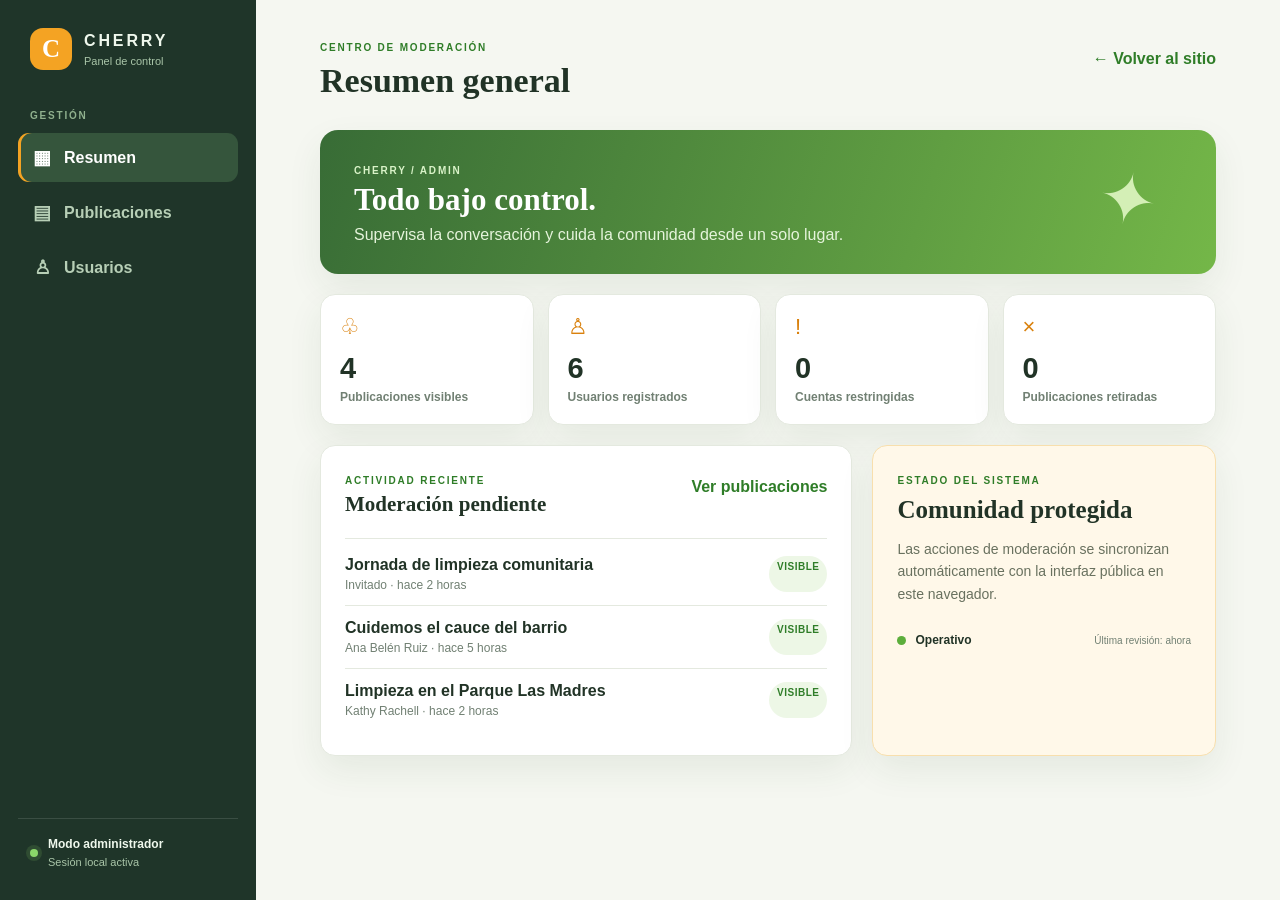
<file: admin/index.html>
<!DOCTYPE html>
<html lang="es">
<head>
  <meta charset="UTF-8">
  <meta name="viewport" content="width=device-width, initial-scale=1.0">
  <title>CHERRY | Administración</title>
  <link rel="stylesheet" href="admin.css">
</head>
<body>
  <div class="admin-shell">
    <aside class="sidebar">
      <a class="brand" href="../Index/index.html" aria-label="Volver a CHERRY">
        <span class="brand-mark">C</span>
        <span><strong>CHERRY</strong><small>Panel de control</small></span>
      </a>
      <div class="sidebar-label">Gestión</div>
      <nav class="admin-nav" aria-label="Navegación administrativa">
        <button class="nav-item active" data-section="overview"><span>▦</span> Resumen</button>
        <button class="nav-item" data-section="posts"><span>▤</span> Publicaciones</button>
        <button class="nav-item" data-section="users"><span>♙</span> Usuarios</button>
      </nav>
      <div class="sidebar-footer">
        <span class="status-dot"></span>
        <div><strong>Modo administrador</strong><small>Sesión local activa</small></div>
      </div>
    </aside>

    <main class="main-content">
      <header class="topbar">
        <div>
          <p class="eyebrow">Centro de moderación</p>
          <h1 id="pageTitle">Resumen general</h1>
        </div>
        <a class="back-link" href="../Index/index.html">← Volver al sitio</a>
      </header>

      <section class="section active" id="section-overview">
        <div class="welcome-band">
          <div><span class="kicker">CHERRY / ADMIN</span><h2>Todo bajo control.</h2><p>Supervisa la conversación y cuida la comunidad desde un solo lugar.</p></div>
          <div class="shield">✦</div>
        </div>
        <div class="stat-grid" id="statGrid"></div>
        <div class="overview-grid">
          <div class="panel"><div class="panel-heading"><div><span class="kicker">Actividad reciente</span><h3>Moderación pendiente</h3></div><button class="text-button" data-section-link="posts">Ver publicaciones</button></div><div id="recentPosts"></div></div>
          <div class="panel accent-panel"><span class="kicker">Estado del sistema</span><h3>Comunidad protegida</h3><p>Las acciones de moderación se sincronizan automáticamente con la interfaz pública en este navegador.</p><div class="health-line"><span></span><strong>Operativo</strong><small>Última revisión: ahora</small></div></div>
        </div>
      </section>

      <section class="section" id="section-posts">
        <div class="section-intro"><div><span class="kicker">Contenido</span><h2>Publicaciones</h2><p>Retira contenido que incumpla las normas de la comunidad.</p></div><span class="count-badge" id="postCount"></span></div>
        <div class="toolbar"><label class="search"><span>⌕</span><input id="postSearch" type="search" placeholder="Buscar publicación o autor"></label><select id="postFilter" aria-label="Filtrar publicaciones"><option value="all">Todas</option><option value="visible">Visibles</option><option value="deleted">Eliminadas</option></select></div>
        <div class="list" id="postsList"></div>
      </section>

      <section class="section" id="section-users">
        <div class="section-intro"><div><span class="kicker">Comunidad</span><h2>Usuarios</h2><p>Suspende temporalmente o bloquea cuentas de forma permanente.</p></div><span class="count-badge" id="userCount"></span></div>
        <div class="toolbar"><label class="search"><span>⌕</span><input id="userSearch" type="search" placeholder="Buscar por nombre o correo"></label><select id="userFilter" aria-label="Filtrar usuarios"><option value="all">Todos los estados</option><option value="active">Activos</option><option value="suspended">Suspendidos</option><option value="banned">Baneados</option></select></div>
        <div class="list" id="usersList"></div>
      </section>
    </main>
  </div>
  <div class="toast" id="toast" role="status"></div>
  <script src="admin.js"></script>
</body>
</html>
</file>
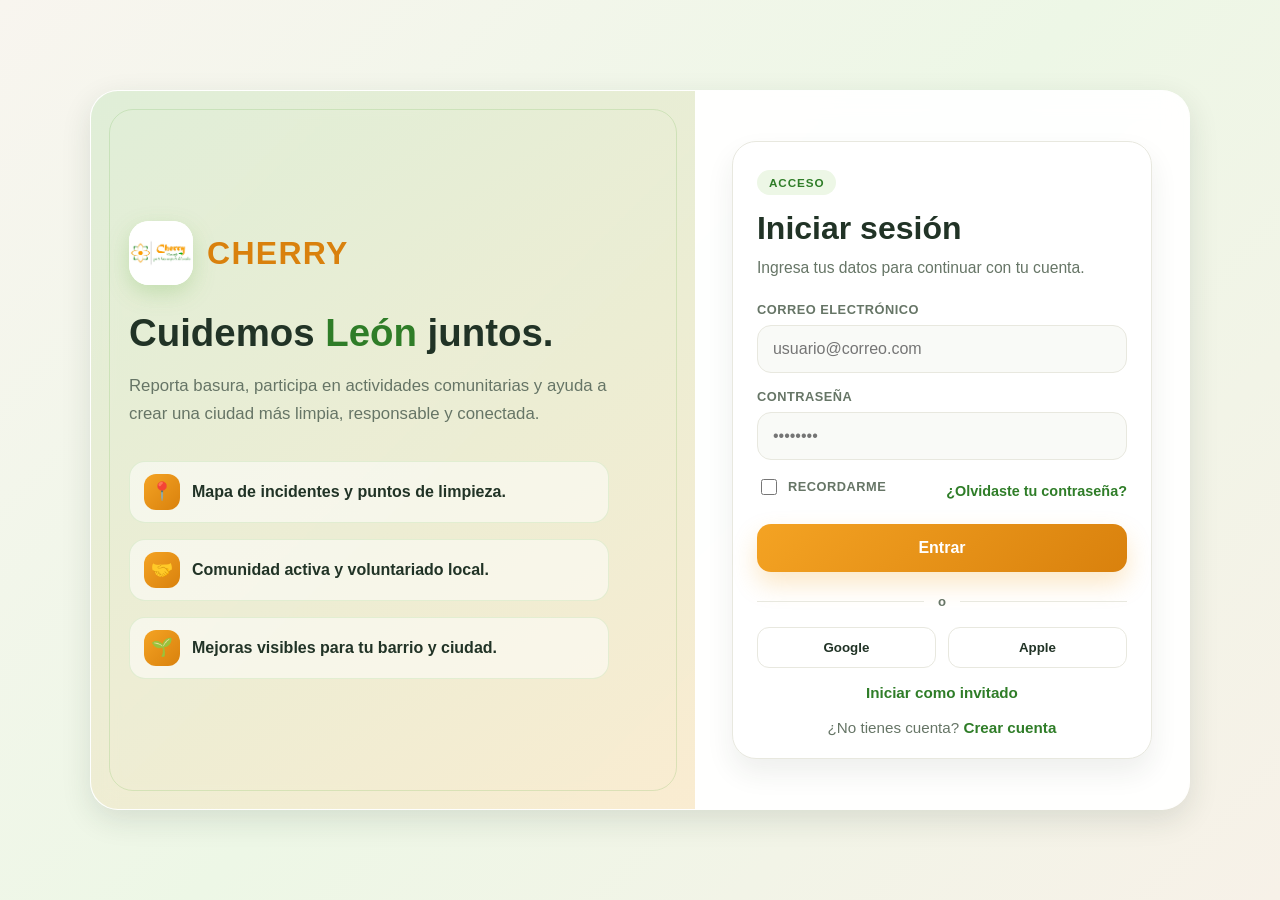
<file: Index/auth/login.html>
<!DOCTYPE html>
<html lang="es">
<head>
  <meta charset="UTF-8" />
  <meta name="viewport" content="width=device-width, initial-scale=1.0" />
  <title>Iniciar sesión | CHERRY</title>
  <style>
    :root {
      --green:#5cae3b;
      --green-dark:#2f7d28;
      --green-light:#edf7e6;
      --orange:#f4a323;
      --orange-dark:#d9810d;
      --amber:#f7b746;
      --bg:#f6f5f1;
      --card:#ffffff;
      --text:#213326;
      --text-soft:#667566;
      --border:#e8e8df;
      --shadow:0 10px 30px rgba(33, 51, 38, 0.12);
    }

    * { box-sizing: border-box; }
    body {
      margin: 0;
      font-family: 'Segoe UI', Roboto, Arial, sans-serif;
      background: linear-gradient(135deg, #f8f5ef 0%, #edf7e6 50%, #f7f1e8 100%);
      color: var(--text);
      min-height: 100vh;
      display: grid;
      place-items: center;
    }

    .login-shell {
      width: min(1100px, 92vw);
      min-height: 720px;
      background: rgba(255,255,255,0.7);
      backdrop-filter: blur(12px);
      border: 1px solid rgba(255,255,255,0.8);
      border-radius: 28px;
      box-shadow: var(--shadow);
      display: grid;
      grid-template-columns: 1.1fr 0.9fr;
      overflow: hidden;
    }

    .brand-panel {
      background: linear-gradient(145deg, rgba(92,174,59,0.18), rgba(244,163,35,0.18));
      padding: 52px 38px;
      display: flex;
      flex-direction: column;
      justify-content: center;
      position: relative;
    }

    .brand-panel::before {
      content: "";
      position: absolute;
      inset: 18px;
      border-radius: 24px;
      border: 1px solid rgba(92,174,59,0.18);
      pointer-events: none;
    }

    .brand-inner {
      position: relative;
      z-index: 1;
    }

    .brand-top {
      display: flex;
      align-items: center;
      gap: 14px;
      margin-bottom: 28px;
    }

    .brand-mark {
      width: 64px;
      height: 64px;
      border-radius: 20px;
      overflow: hidden;
      box-shadow: 0 8px 22px rgba(92,174,59,0.25);
      background: #fff;
      display: grid;
      place-items: center;
    }

    .brand-mark img {
      width: 100%;
      height: 100%;
      object-fit: cover;
    }

    .brand-name {
      font-size: 2rem;
      font-weight: 900;
      letter-spacing: 0.04em;
      color: var(--orange-dark);
    }

    .hero-title {
      font-size: clamp(2.2rem, 3vw, 4rem);
      line-height: 1.05;
      font-weight: 900;
      margin: 0 0 18px;
      max-width: 500px;
    }

    .hero-title span { color: var(--green-dark); }

    .hero-copy {
      font-size: 1.05rem;
      line-height: 1.7;
      max-width: 520px;
      color: var(--text-soft);
      margin-bottom: 32px;
    }

    .feature-list {
      display: grid;
      gap: 16px;
      max-width: 480px;
    }

    .feature-item {
      display: flex;
      align-items: center;
      gap: 12px;
      background: rgba(255,255,255,0.5);
      border: 1px solid rgba(92,174,59,0.14);
      border-radius: 16px;
      padding: 12px 14px;
      color: var(--text);
      font-weight: 700;
    }

    .feature-icon {
      width: 36px;
      height: 36px;
      border-radius: 12px;
      background: linear-gradient(135deg, var(--orange) 0%, var(--orange-dark) 100%);
      color: #fff;
      display: grid;
      place-items: center;
      font-size: 1.1rem;
      flex-shrink: 0;
    }

    .form-panel {
      background: rgba(255,255,255,0.82);
      padding: 42px 32px;
      display: flex;
      align-items: center;
      justify-content: center;
    }

    .form-card {
      width: 100%;
      max-width: 420px;
      background: #fff;
      border: 1px solid var(--border);
      border-radius: 24px;
      padding: 28px 24px 22px;
      box-shadow: 0 14px 28px rgba(33,51,38,0.08);
    }

    .form-badge {
      display: inline-block;
      background: var(--green-light);
      color: var(--green-dark);
      padding: 6px 12px;
      border-radius: 999px;
      font-size: 0.73rem;
      font-weight: 800;
      letter-spacing: 0.08em;
      text-transform: uppercase;
      margin-bottom: 16px;
    }

    h1 {
      margin: 0 0 8px;
      font-size: clamp(2rem, 2vw, 2.5rem);
      line-height: 1.1;
    }

    .subtext {
      color: var(--text-soft);
      font-size: 0.98rem;
      margin-bottom: 22px;
      line-height: 1.6;
    }

    .field {
      margin-bottom: 16px;
    }

    label {
      display: block;
      font-size: 0.8rem;
      font-weight: 800;
      color: var(--text-soft);
      margin-bottom: 8px;
      letter-spacing: 0.04em;
      text-transform: uppercase;
    }

    input {
      width: 100%;
      border: 1px solid var(--border);
      background: #f9faf7;
      border-radius: 14px;
      padding: 14px 15px;
      font-size: 1rem;
      outline: none;
      color: var(--text);
    }

    input:focus {
      border-color: var(--orange);
      box-shadow: 0 0 0 3px rgba(244,163,35,0.12);
    }

    .row {
      display: flex;
      align-items: center;
      justify-content: space-between;
      gap: 14px;
      margin: 8px 0 18px;
      font-size: 0.9rem;
    }

    .check {
      display: flex;
      align-items: center;
      gap: 8px;
      color: var(--text-soft);
      font-weight: 600;
    }

    .check input {
      width: 16px;
      height: 16px;
      accent-color: var(--orange-dark);
    }

    .link-btn {
      color: var(--green-dark);
      font-weight: 800;
      text-decoration: none;
    }

    .primary-btn {
      width: 100%;
      border: none;
      background: linear-gradient(135deg, var(--orange) 0%, var(--orange-dark) 100%);
      color: #fff;
      padding: 15px 18px;
      border-radius: 14px;
      font-size: 1rem;
      font-weight: 800;
      cursor: pointer;
      transition: transform 0.15s ease, box-shadow 0.15s ease;
      box-shadow: 0 12px 24px rgba(244,163,35,0.25);
    }

    .primary-btn:hover {
      transform: translateY(-1px);
      box-shadow: 0 16px 30px rgba(244,163,35,0.32);
    }

    .divider {
      display: flex;
      align-items: center;
      gap: 14px;
      color: var(--text-soft);
      font-size: 0.82rem;
      font-weight: 700;
      margin: 22px 0 18px;
    }

    .divider::before,
    .divider::after {
      content: "";
      flex: 1;
      height: 1px;
      background: var(--border);
    }

    .socials {
      display: grid;
      grid-template-columns: repeat(2, minmax(0, 1fr));
      gap: 12px;
    }

    .social-btn {
      border: 1px solid var(--border);
      background: #fff;
      padding: 12px 14px;
      border-radius: 12px;
      font-weight: 700;
      color: var(--text);
      cursor: pointer;
    }

    .signup {
      margin-top: 18px;
      text-align: center;
      color: var(--text-soft);
      font-size: 0.95rem;
    }

    .signup a {
      color: var(--green-dark);
      text-decoration: none;
      font-weight: 800;
    }

    @media (max-width: 860px) {
      .login-shell { grid-template-columns: 1fr; }
      .brand-panel { padding: 36px 22px; }
      .form-panel { padding: 24px 18px 28px; }
    }
  </style>
</head>
<body>
  <div class="login-shell">
    <div class="brand-panel">
      <div class="brand-inner">
        <div class="brand-top">
          <div class="brand-mark">
            <img src="../WhatsApp%20Image%202026-08-21%20at%208.04.36%20AM.jpeg" alt="Logo CHERRY" />
          </div>
          <div class="brand-name">CHERRY</div>
        </div>

        <h2 class="hero-title">Cuidemos <span>León</span> juntos.</h2>
        <p class="hero-copy">
          Reporta basura, participa en actividades comunitarias y ayuda a crear una ciudad más limpia, responsable y conectada.
        </p>

        <div class="feature-list">
          <div class="feature-item"><div class="feature-icon">📍</div> Mapa de incidentes y puntos de limpieza.</div>
          <div class="feature-item"><div class="feature-icon">🤝</div> Comunidad activa y voluntariado local.</div>
          <div class="feature-item"><div class="feature-icon">🌱</div> Mejoras visibles para tu barrio y ciudad.</div>
        </div>
      </div>
    </div>

    <div class="form-panel">
      <div class="form-card">
        <div class="form-badge">Acceso</div>
        <h1>Iniciar sesión</h1>
        <div class="subtext">Ingresa tus datos para continuar con tu cuenta.</div>

        <form id="loginForm">
          <div class="field">
            <label for="email">Correo electrónico</label>
            <input id="email" type="email" placeholder="usuario@correo.com" required />
          </div>

          <div class="field">
            <label for="password">Contraseña</label>
            <input id="password" type="password" placeholder="••••••••" required />
          </div>

          <div class="row">
            <label class="check"><input type="checkbox" /> Recordarme</label>
            <a class="link-btn" href="#">¿Olvidaste tu contraseña?</a>
          </div>

          <button class="primary-btn" type="submit">Entrar</button>

          <div class="divider">o</div>

          <div class="socials">
            <button type="button" class="social-btn">Google</button>
            <button type="button" class="social-btn">Apple</button>
          </div>

          <div class="signup" style="margin-top: 16px;">
            <a href="#" id="guestLoginBtn">Iniciar como invitado</a>
          </div>

          <div class="signup">¿No tienes cuenta? <a href="#">Crear cuenta</a></div>
        </form>
      </div>
    </div>
  </div>

  <script>
    const form = document.getElementById('loginForm');
    const guestLoginBtn = document.getElementById('guestLoginBtn');

    function goToSiteAsGuest() {
      sessionStorage.setItem('cherrySession', 'guest');
      sessionStorage.setItem('cherryUserName', 'Invitado');
      window.location.href = '../index.html';
    }

    guestLoginBtn.addEventListener('click', function (event) {
      event.preventDefault();
      goToSiteAsGuest();
    });

    form.addEventListener('submit', function (event) {
      event.preventDefault();
      const email = document.getElementById('email').value.trim();
      const password = document.getElementById('password').value.trim();

      if (!email || !password) {
        alert('Debes completar correo y contraseña.');
        return;
      }

      sessionStorage.setItem('cherrySession', 'logged-in');
      sessionStorage.setItem('cherryUserName', 'Invitado');
      window.location.href = '../index.html';
    });
  </script>
</body>
</html>
</file>
<file: admin/admin.css>
:root{--green:#5cae3b;--green-dark:#2f7d28;--green-pale:#edf7e6;--orange:#f4a323;--orange-dark:#d9810d;--ink:#213326;--muted:#718073;--line:#e4e9df;--paper:#fff;--canvas:#f5f7f1;--shadow:0 14px 35px rgba(44,75,37,.08)}*{box-sizing:border-box}body{margin:0;background:var(--canvas);color:var(--ink);font-family:"Trebuchet MS",Verdana,sans-serif}button,input,select{font:inherit}button{cursor:pointer}.admin-shell{display:flex;min-height:100vh}.sidebar{width:256px;background:#1f3529;color:#eff8ed;padding:28px 18px;display:flex;flex-direction:column}.brand{display:flex;gap:12px;align-items:center;color:inherit;text-decoration:none;padding:0 12px 40px}.brand-mark{display:grid;place-items:center;width:42px;height:42px;border-radius:13px;background:var(--orange);font:900 25px Georgia;color:#fff}.brand strong{display:block;letter-spacing:.18em;font-size:16px}.brand small,.sidebar-footer small{display:block;color:#a9c5a8;font-size:11px;margin-top:5px}.sidebar-label,.kicker,.eyebrow{font-size:10px;letter-spacing:.18em;text-transform:uppercase;font-weight:900}.sidebar-label{color:#90b18e;padding:0 12px 12px}.admin-nav{display:grid;gap:6px}.nav-item{border:0;background:transparent;color:#b7cfb6;text-align:left;padding:13px 14px;border-radius:11px;font-weight:700;display:flex;gap:12px;align-items:center}.nav-item span{font-size:19px;width:20px;text-align:center}.nav-item:hover,.nav-item.active{background:#35553c;color:#fff}.nav-item.active{box-shadow:inset 3px 0 var(--orange)}.sidebar-footer{margin-top:auto;border-top:1px solid rgba(255,255,255,.12);padding:18px 12px 4px;display:flex;gap:10px;align-items:center;font-size:12px}.status-dot{width:8px;height:8px;border-radius:50%;background:#8bd66a;box-shadow:0 0 0 4px rgba(139,214,106,.14)}.main-content{flex:1;max-width:1400px;padding:42px 5vw 60px}.topbar{display:flex;justify-content:space-between;align-items:flex-start;margin-bottom:30px}.eyebrow,.kicker{color:var(--green-dark);margin:0 0 9px}.topbar h1,.section-intro h2{font:700 34px Georgia,serif;margin:0;letter-spacing:0}.back-link,.text-button{color:var(--green-dark);font-weight:800;text-decoration:none;border:0;background:none;padding:8px 0}.welcome-band{background:linear-gradient(108deg,#386c36,#74b748);color:#fff;padding:30px 34px;border-radius:18px;display:flex;justify-content:space-between;align-items:center;overflow:hidden;box-shadow:var(--shadow)}.welcome-band .kicker{color:#d9f3c8}.welcome-band h2{font:700 31px Georgia,serif;margin:4px 0 8px}.welcome-band p{margin:0;color:#e5f4db}.shield{font-size:70px;color:#d4efb6;transform:rotate(12deg);padding-right:25px}.stat-grid{display:grid;grid-template-columns:repeat(4,1fr);gap:14px;margin:20px 0}.stat-card,.panel{background:var(--paper);border:1px solid var(--line);border-radius:15px;box-shadow:var(--shadow)}.stat-card{padding:19px}.stat-card .icon{font-size:22px;color:var(--orange-dark)}.stat-card strong{display:block;font-size:29px;margin:12px 0 2px}.stat-card span{color:var(--muted);font-size:12px;font-weight:700}.overview-grid{display:grid;grid-template-columns:1.55fr 1fr;gap:20px}.panel{padding:24px}.panel-heading{display:flex;justify-content:space-between;align-items:flex-start;border-bottom:1px solid var(--line);padding-bottom:17px;margin-bottom:4px}.panel h3{font:700 21px Georgia,serif;margin:4px 0}.accent-panel{background:#fff8e9;border-color:#f8dfad}.accent-panel h3{font:700 25px Georgia,serif;margin:8px 0}.accent-panel p{color:#69715f;line-height:1.6;font-size:14px}.health-line{display:flex;gap:9px;align-items:center;margin-top:28px;font-size:12px}.health-line span{width:9px;height:9px;background:var(--green);border-radius:50%}.health-line small{color:var(--muted);margin-left:auto}.section{display:none}.section.active{display:block}.section-intro{display:flex;justify-content:space-between;align-items:flex-end;margin-bottom:23px}.section-intro h2{margin-top:3px}.section-intro p{color:var(--muted);margin:9px 0 0}.count-badge{background:var(--green-pale);color:var(--green-dark);font-weight:900;border-radius:30px;padding:9px 14px;font-size:12px}.toolbar{display:flex;gap:12px;margin-bottom:18px}.search{background:#fff;border:1px solid var(--line);border-radius:10px;display:flex;align-items:center;gap:10px;padding:0 13px;flex:1;color:var(--muted)}.search input{border:0;outline:0;padding:12px 0;width:100%;background:transparent;color:var(--ink)}select{border:1px solid var(--line);border-radius:10px;background:#fff;color:var(--ink);padding:0 13px;min-width:160px;outline:0}.list{display:grid;gap:12px}.row{background:#fff;border:1px solid var(--line);border-radius:14px;padding:16px 18px;display:flex;gap:15px;align-items:center;box-shadow:0 5px 18px rgba(44,75,37,.04)}.row-main{flex:1;min-width:0}.avatar{width:43px;height:43px;border-radius:13px;background:var(--green-pale);color:var(--green-dark);display:grid;place-items:center;font-weight:900;flex-shrink:0}.row-title{font-weight:900;margin-bottom:4px}.row-meta{font-size:12px;color:var(--muted);white-space:nowrap;overflow:hidden;text-overflow:ellipsis}.row-desc{font-size:13px;color:#5e6a60;margin-top:5px;white-space:nowrap;overflow:hidden;text-overflow:ellipsis}.row-actions{display:flex;gap:8px;align-items:center}.action{border:1px solid var(--line);background:#fff;padding:9px 12px;border-radius:8px;font-size:12px;font-weight:900;color:var(--ink)}.action:hover{border-color:var(--green);color:var(--green-dark)}.action.danger{color:#ba4d36;border-color:#f0c8be}.action.danger:hover{background:#fff0ec}.action.warn{color:#a16b08;border-color:#efd79a}.action.restore{color:var(--green-dark)}.status{font-size:10px;font-weight:900;padding:5px 8px;border-radius:20px;text-transform:uppercase;letter-spacing:.05em}.status.active{background:var(--green-pale);color:var(--green-dark)}.status.suspended{background:#fff1d1;color:#9b6807}.status.banned,.status.deleted{background:#ffe8e3;color:#ae4e3d}.empty{padding:35px;text-align:center;color:var(--muted);background:#fff;border:1px dashed #cbd8c8;border-radius:13px}.recent-item{padding:13px 0;border-bottom:1px solid var(--line);display:flex;justify-content:space-between;gap:15px}.recent-item:last-child{border-bottom:0}.recent-item p{margin:4px 0 0;color:var(--muted);font-size:12px}.toast{position:fixed;right:25px;bottom:25px;background:#1f3529;color:#fff;padding:13px 17px;border-radius:10px;box-shadow:var(--shadow);opacity:0;transform:translateY(10px);transition:.2s;pointer-events:none;font-size:13px;font-weight:700}.toast.show{opacity:1;transform:translateY(0)}@media(max-width:850px){.sidebar{width:72px;padding:20px 10px}.brand{padding:0 5px 35px}.brand>span:last-child,.sidebar-label,.nav-item{font-size:0}.nav-item{justify-content:center;padding:13px}.nav-item span{font-size:20px}.sidebar-footer{padding:18px 4px}.sidebar-footer div{display:none}.main-content{padding:28px 18px}.stat-grid{grid-template-columns:repeat(2,1fr)}.overview-grid{grid-template-columns:1fr}}@media(max-width:560px){.topbar{display:block}.back-link{display:inline-block;margin-top:15px}.welcome-band{padding:24px}.shield{display:none}.stat-grid{gap:8px}.stat-card{padding:13px}.stat-card strong{font-size:24px}.section-intro{align-items:flex-start;gap:15px}.section-intro h2{font-size:28px}.toolbar{display:grid}.toolbar select{height:43px}.row{align-items:flex-start;flex-wrap:wrap}.row-actions{width:100%;padding-left:58px}.action{flex:1}.row-desc{white-space:normal}}
</file>
